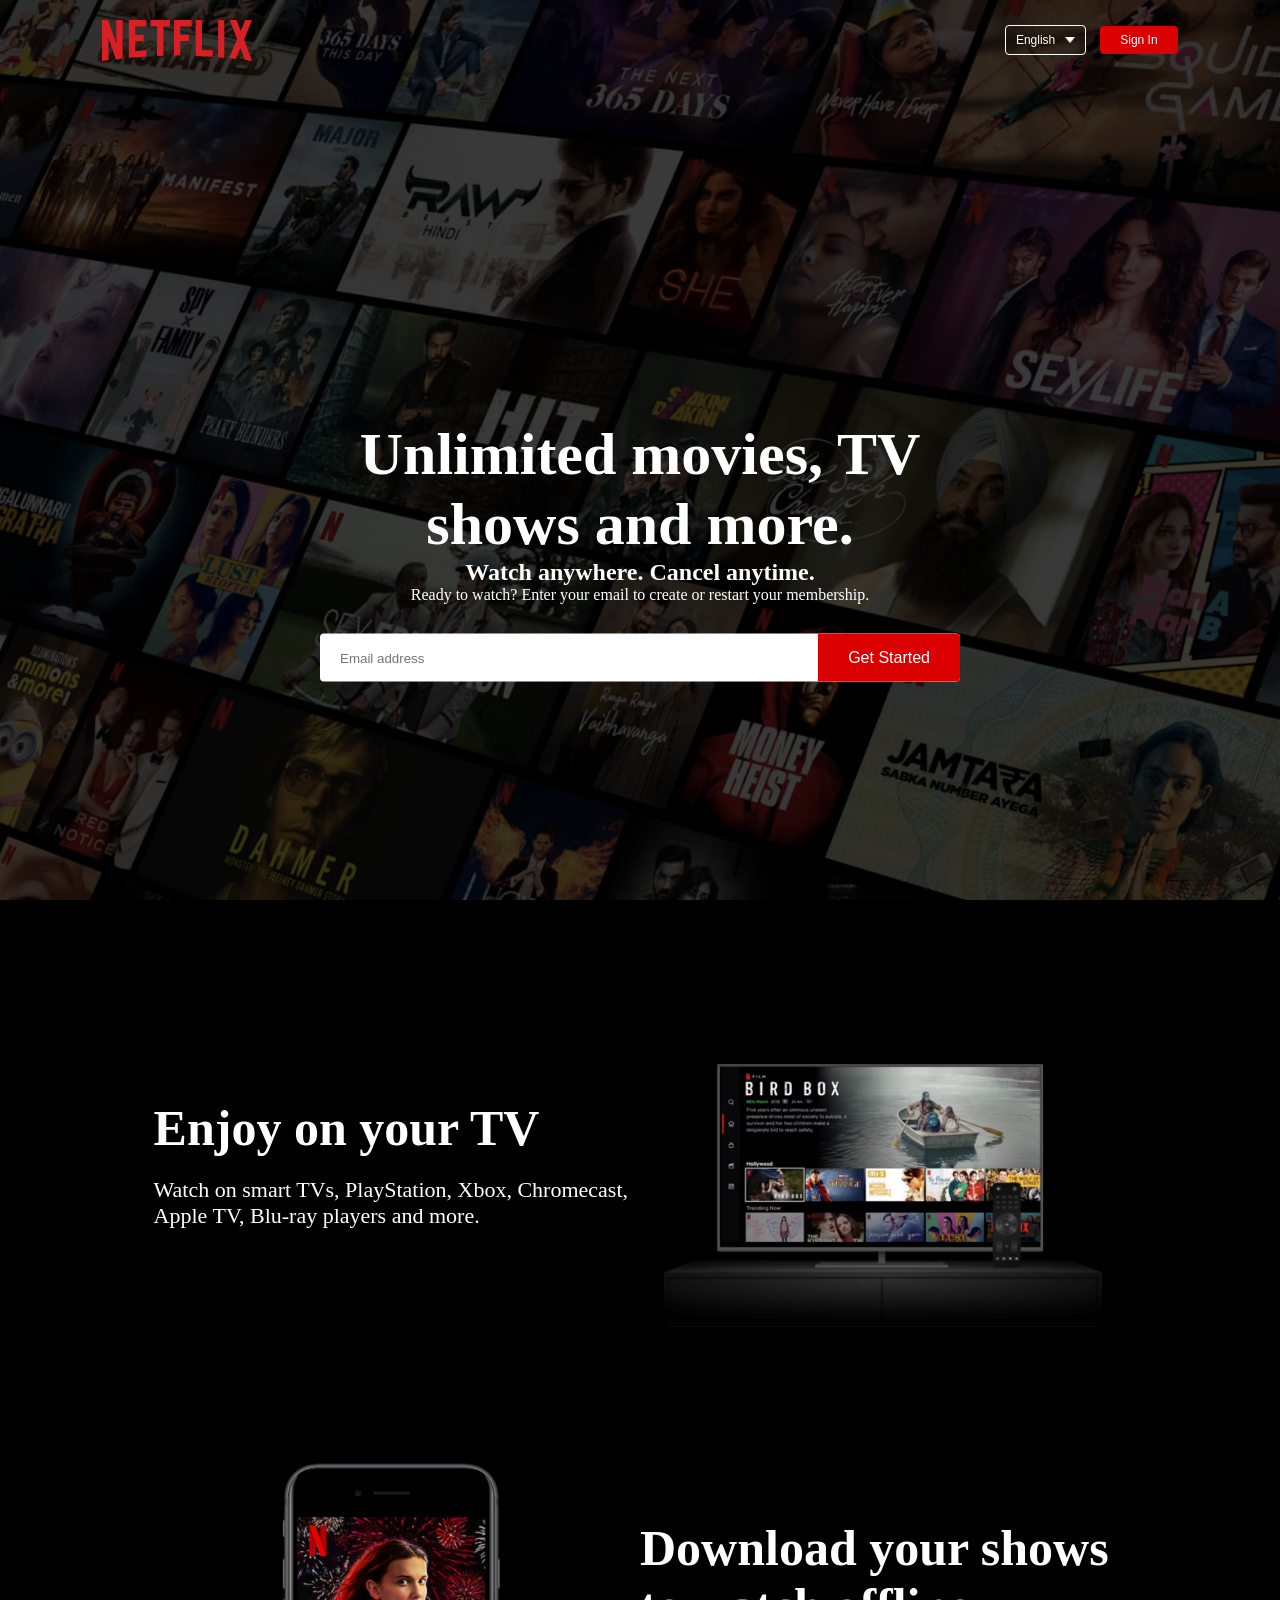
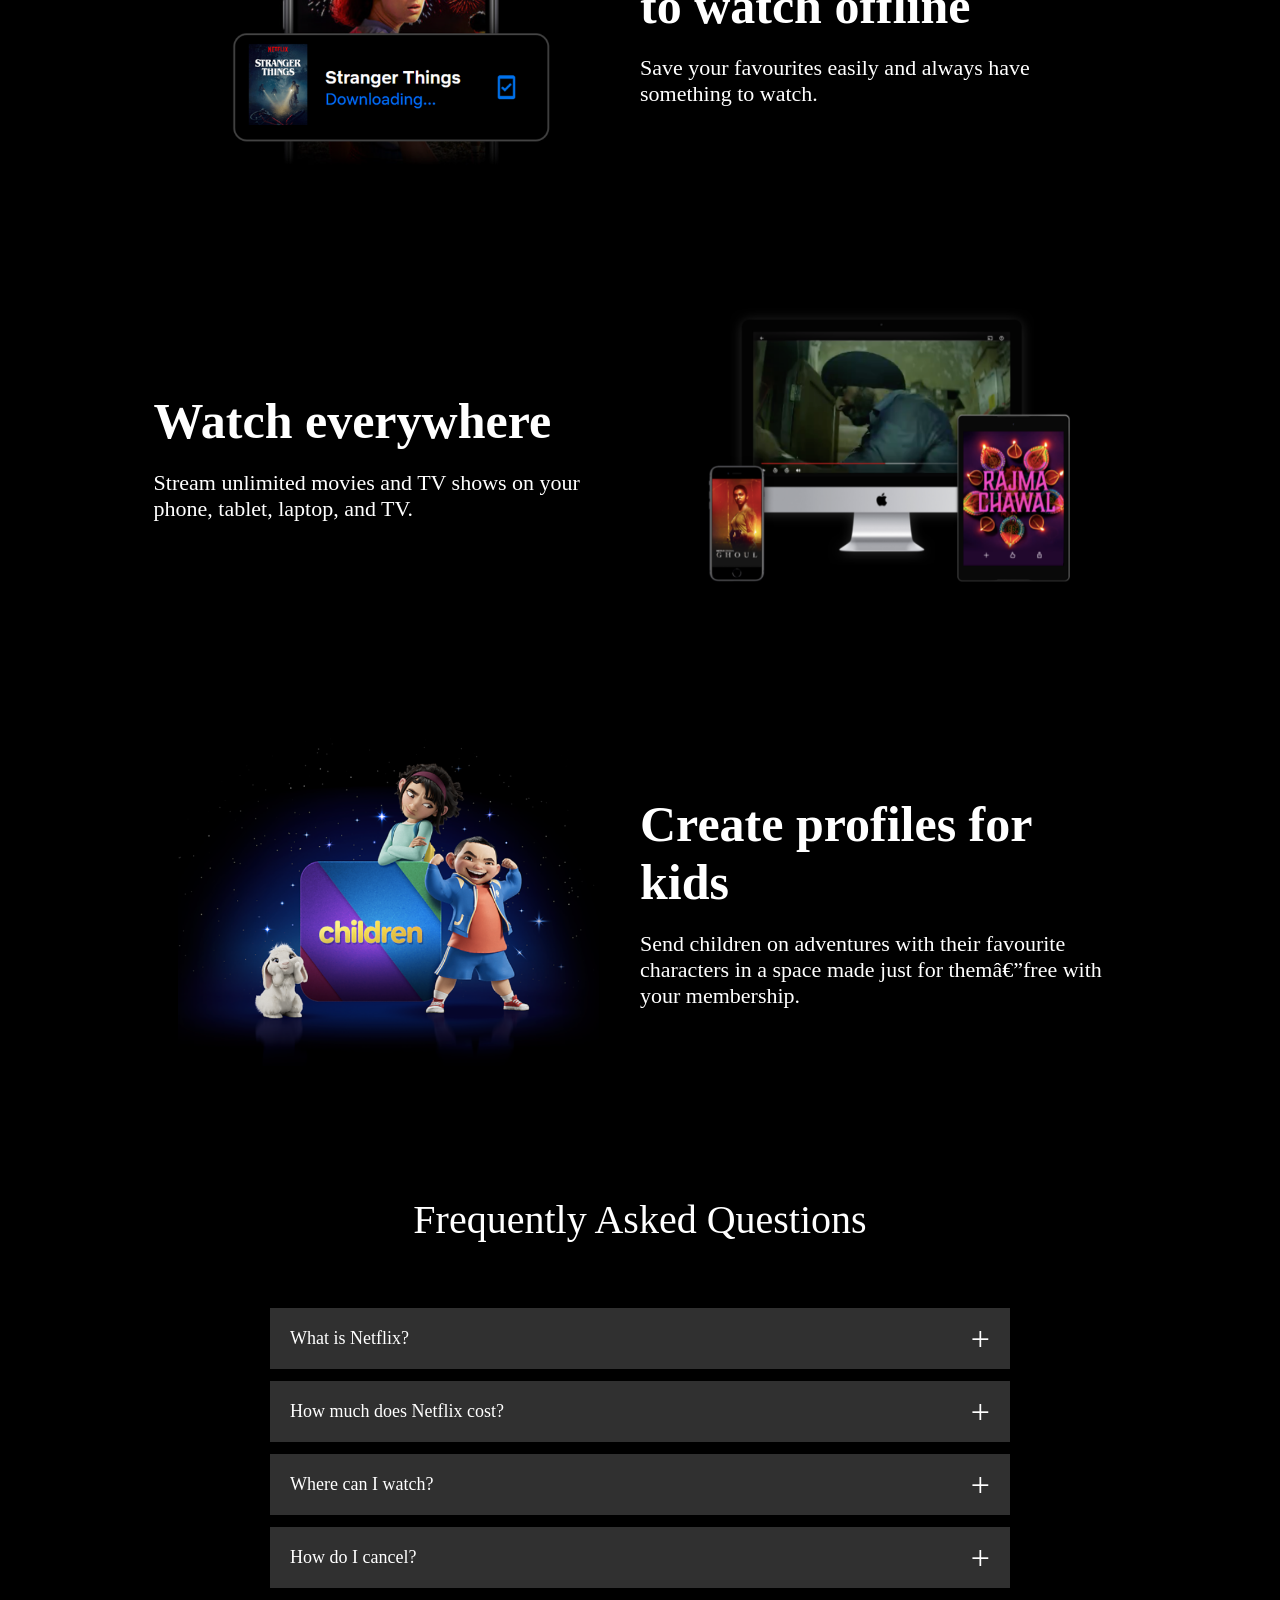
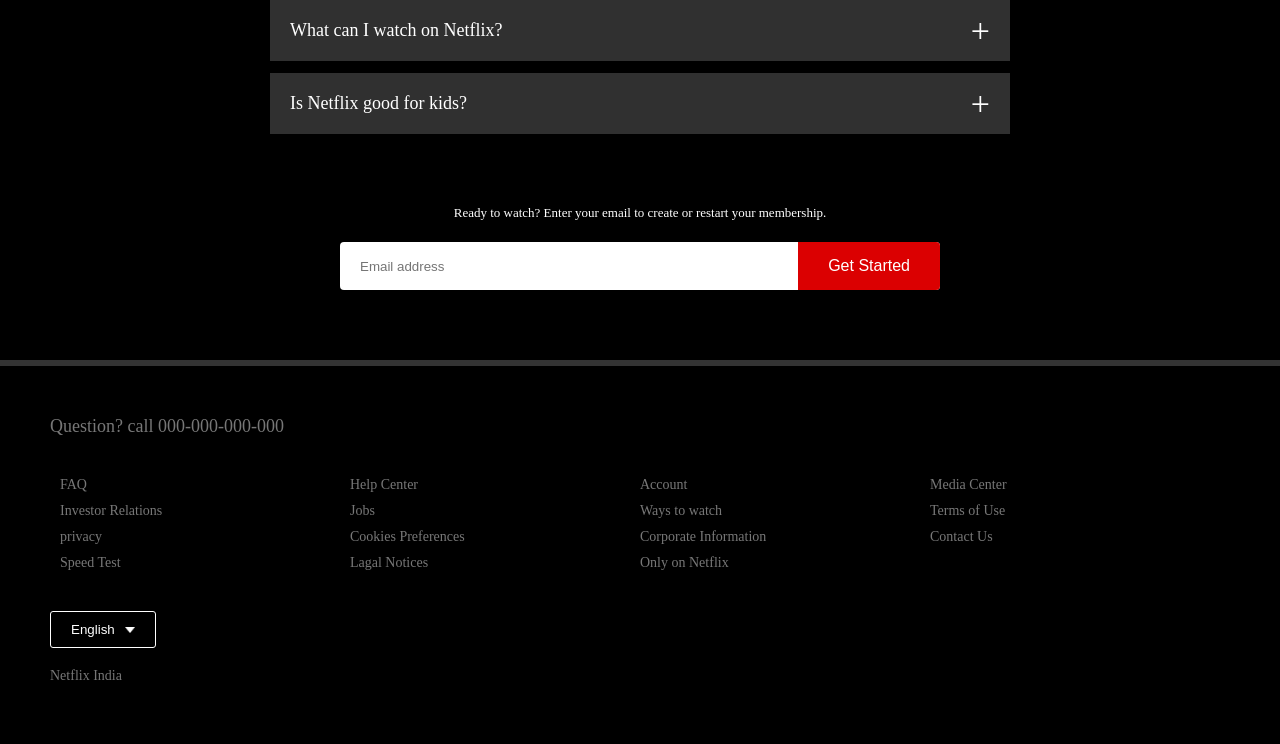
<file: Netflix/first1.html>
<!DOCTYPE html>
<html>
<head>
    <!--<meta charset="UTF-8">-->
    <meta name="viewport" content="width=device-width, initial-scale=1.0">
    <title>Netflix Clone</title>
    <link rel="stylesheet" href="style.css">
</head>
    <body>
        <div class="header">
            <nav>
                <img src="logo.png" class="logo">
                <div>
                    <button class="language-btn">English <img src="down-icon.png"></button>
                    <button>Sign In</button>
                </div>
            </nav>
            <div class="header-content">
                <h1>Unlimited movies, TV shows and more.</h1>
                <h2>Watch anywhere. Cancel anytime.</h2>
                <p>Ready to watch? Enter your email to create or restart your membership.</p>
                <form class="email-signup">
                    <input type="email" placeholder="Email address" required>
                    <button type="submit">Get Started</button>
                </form>
            </div>
        </div>
        <div class="features">
            <div class="row">
                <div class="text-col">
                    <h2>Enjoy on your TV</h2>
                    <p>Watch on smart TVs, PlayStation, Xbox, Chromecast, Apple TV, Blu-ray players and more.</p>
                </div>
                <div class="img-col">
                    <img src="feature-1.png">
                </div>
            </div>
            <div class="row">
                <div class="img-col">
                    <img src="feature-2.png">
                </div>
                <div class="text-col">
                    <h2>Download your shows to watch offline</h2>
                    <p>Save your favourites easily and always have something to watch.</p>
                </div>
                
            </div>
            <div class="row">
                <div class="text-col">
                    <h2>Watch everywhere</h2>
                    <p>Stream unlimited movies and TV shows on your phone, tablet, laptop, and TV.</p>
                </div>
                <div class="img-col">
                    <img src="feature-3.png">
                </div>
            </div>
            <div class="row">
                <div class="img-col">
                    <img src="feature-4.png">
                </div>
                <div class="text-col">
                    <h2>Create profiles for kids</h2>
                    <p>Send children on adventures with their favourite characters in a space made just for them—free with your membership.</p>
                </div>   
            </div>
        </div>
        <div class="faq">
            <h2>Frequently Asked Questions</h2>
            <ul class="accordion">
                <li>
                    <input type="radio" name="accordion" id="first">
                    <label for="first">What is Netflix? </label>
                    <div class="content">
                        <p>Netflix is a streaming service that offers a wide variety of award-winning TV shows, movies, anime, documentaries and more – on thousands of internet-connected devices.

                            You can watch as much as you want, whenever you want, without a single ad – all for one low monthly price. There's always something new to discover, and new TV shows and movies are added every week!</p>
                    </div>
                </li>
                <li>
                    <input type="radio" name="accordion" id="Second">
                    <label for="Second">How much does Netflix cost? </label>
                    <div class="content">
                        <p>Watch Netflix on your smartphone, tablet, Smart TV, laptop, or streaming device, all for one fixed monthly fee. Plans range from ₹149 to ₹649 a month. No extra costs, no contracts.</p>
                    </div>
                </li>
                <li>
                    <input type="radio" name="accordion" id="Third">
                    <label for="Third">Where can I watch? </label>
                    <div class="content">
                        <p>Watch anywhere, anytime. Sign in with your Netflix account to watch instantly on the web at netflix.com from your personal computer or on any internet-connected device that offers the Netflix app, including smart TVs, smartphones, tablets, streaming media players and game consoles.

                            You can also download your favourite shows with the iOS, Android, or Windows 10 app. Use downloads to watch while you're on the go and without an internet connection. Take Netflix with you anywhere.</p>
                    </div>
                </li>
                <li>
                    <input type="radio" name="accordion" id="fourth">
                    <label for="fourth">How do I cancel? </label>
                    <div class="content">
                        <p>Netflix is flexible. There are no annoying contracts and no commitments. You can easily cancel your account online in two clicks. There are no cancellation fees – start or stop your account anytime.</p>
                    </div>
                </li>
                <li>
                    <input type="radio" name="accordion" id="fifth">
                    <label for="fifth">What can I watch on Netflix? </label>
                    <div class="content">
                        <p>Netflix has an extensive library of feature films, documentaries, TV shows, anime, award-winning Netflix originals, and more. Watch as much as you want, anytime you want.</p>
                    </div>
                </li>
                <li>
                    <input type="radio" name="accordion" id="sixth">
                    <label for="sixth">Is Netflix good for kids? </label>
                    <div class="content">
                        <p>The Netflix Kids experience is included in your membership to give parents control while kids enjoy family-friendly TV shows and films in their own space.

                            Kids profiles come with PIN-protected parental controls that let you restrict the maturity rating of content kids can watch and block specific titles you don’t want kids to see.</p>
                    </div>
                </li>
            </ul>
            <small>Ready to watch? Enter your email to create or restart your membership.</small>
            <form class="email-signup">
                <input type="email" placeholder="Email address" required>
                <button type="submit">Get Started</button>
            </form>
        </div>
        <div class="footer">
            <h2>Question? call 000-000-000-000</h2>
            <div class="row">
                <div class="col">
                    <a href="#">FAQ</a>
                    <a href="#">Investor Relations</a>
                    <a href="#">privacy</a>
                    <a href="#">Speed Test</a>
                </div>
                <div class="col">
                    <a href="#">Help Center</a>
                    <a href="#">Jobs</a>
                    <a href="#">Cookies Preferences</a>
                    <a href="#">Lagal Notices</a>
                </div>
                <div class="col">
                    <a href="#">Account</a>
                    <a href="#">Ways to watch</a>
                    <a href="#">Corporate Information</a>
                    <a href="#">Only on Netflix</a>
                </div>
                <div class="col">
                    <a href="#">Media Center</a>
                    <a href="#">Terms of Use</a>
                    <a href="#">Contact Us</a>
                </div>
            </div>
            <button class="language-btn">English <img src="down-icon.png"></button>
            <p class="copyright-txt">Netflix India</p>
        </div>
    </body>
</html>
</file>
<file: Netflix/style.css>
*{
    margin: 0;
    padding: 0%;
    font-family: 'poppins' sans-serif;
    box-sizing: border-box;
    
}
    
body{
    
    background-color: #000;
    color: #fff;
}
.header{
    width: 100%;
    height: 100vh;
    background-image: linear-gradient(rgba(0,0,0,0.7),rgba(0,0,0,0.7)), url('header-image.png');
    background-size: cover;
    background-position: center;
    padding: 10px 8%;
    position: relative;
}
nav{
    display: flex;
    align-items: center;
    justify-content: space-between;
    padding: 10px 0;
}
.logo{
    width: 150px;
    cursor: pointer;

}
nav button{
    border: 0;
    outline: 0;
    background: #db0001;
    color: #fff;
    padding: 7px 20px;
    font-size: 12px;
    border-radius: 4px;
    margin-left: 10px;
    cursor: pointer;
}
.language-btn{
    display: inline-flex;
    align-items: center;
    background: transparent;
    border: 1px solid #fff;
    padding: 7px 10px;
}
.language-btn img{
    width: 10px;
    margin-left: 10px;
}


.header-content{
    position: absolute;
    top: 50%;
    left: 50%;
    transform: translate(-50%,-50%);
    text-align: center;
    margin-top: 100px;
}
.header-content h1{
    font-size: 60px;
    line-height: 70px;
    font-weight: 600;
    max-width: 650px;
}
.header-content h3{
    font-weight: 400;
    margin-bottom: 20px;
}
.email-signup{
    background: #fff;
    border-radius: 4px;
    display: flex;
    align-items: center;
    margin-top: 30px;
    overflow: hidden;
}
.email-signup input{
    flex: 1;
    border: 0;
    outline: 0;
    margin-left: 20px;
}
.email-signup button{
    background: #db0001;
    border: 0;
    outline: 0;
    color: #fff;
    font-size: 16px;
    cursor: pointer;
    padding: 15px 30px;
}


/*--------features--------*/
.features{
    padding: 50px 12%;
    font-size: 22px;
}

.row{
    display: flex;
    width: 100%;
    align-items: center;
    flex-wrap: wrap;
    padding: 50px 0;

}
.text-col{
    flex-basis: 50%;
    margin-bottom: 20px;
}
.img-col{
    flex-basis: 50%;
    margin-bottom: 20px;

}

.img-col img{
    display: block;
    width: 90%;
    margin: auto;
}
.features h2{
    font-size: 50px;
    font-weight: 600;
    margin-bottom: 20px;
}


/*-------frequently Asked----------*/
.faq{
    padding: 10px 12%;
    text-align: center;
    font-size: 18px;

}
.faq h2{
    font-weight: 500;
    font-size: 40px;
}
.accordion{
    margin: 60px auto;
    width: 100%;
    max-width: 750px;

}
.accordion li{
    list-style: none;
    width: 100%;
    padding: 5px;
}
.accordion li label{
    display: flex;
    align-items: center;
    padding: 20px;
    font-size: 18px;
    font-weight: 500;
    background: #303030;
    margin-bottom: 2px;
    cursor: pointer;
    position: relative;

}
label::after{
    content: '+';
    font-size: 34px;
    position: absolute;
    right: 20px;
    transition: transform 0.5s;
}
input[type="radio"]{
    display: none;
}
.accordion .content{
    background: #303030;
    text-align: left;
    padding: 0 20px;
    max-height: 0;
    overflow: hidden;
    transition: max-height 0.5s, padding 0.5s;
}

.accordion input[type="radio"]:checked + label + .content{
    max-height: 600px;
    padding: 30px 20px;
}
.accordion input[type="radio"]:checked + label + .content{
    max-height: 600px;
    padding: 30px 20px;
}
.accordion input[type="radio"]:checked + label::after{
    transform: rotate(135deg);
}
.faq .email-signup{
    max-width: 600px;
    margin: 20px auto 60px;

}
.faq small{
    font-size: 13px;
}

/*-----------footer----------*/
.footer{
    padding: 50px;
    border-top: 6px solid #333;
    color: #777;
}

.footer h2{
    font-size: 18px;
    font-weight: 400;
    margin-bottom: 30px;
}
.footer .col{
    flex-basis: 25%;
    flex-grow: 1;
    margin-bottom: 20px;
}
.footer  .col a{
    display: block;
    text-decoration: none;
    color: #777;
    font-size: 14px;
    margin-bottom: 10px;
}
.footer .row{
    align-items: flex-start;
    padding: 10px;
}

.footer .language-btn{
    color: #fff;
    padding: 10px 20px;
    border-radius: 3px;
}
.copyright-txt{
    font-size: 14px;
    margin-top: 20px;
    margin-bottom: 10px;

}


/*------------media-queries-for small-screen----------*/
@media only screen and (max-width: 600px){
    .logo{
        width: 100px;
    }
    nav bottom{
        padding: 5px 10px;
    }
    nav .language-btn{
        padding: 4px 8px;

    }
    .header-content{
        position: unset;
        transform: none;
        padding-top: 150px; 

    }
    .header-content h1{
        font-size: 30px;
    }
    .email-signup botton{
        font-size: 12px;
        padding: 10px;
    }
    .text-col, .img-col{
        flex-basis: 100%;

    }
    .features h2{
        font-size: 30px;
    }
     .features p{
        font-size: 15px;
    }
    .row:nth-child(2),.row:nth-child(4){
        flex-direction: column-reverse;
    }
    .features .row{
        padding: 10px 0;
    }
    .faq h2{
        font-size: 14px;
    }
    .accordion .content{
        font-size: 14px;
    }
    .accordion li label{
        padding: 10px;
        font-size: 14px;
    }
    label::after{
        font-size: 22px;
    }
}
</file>
